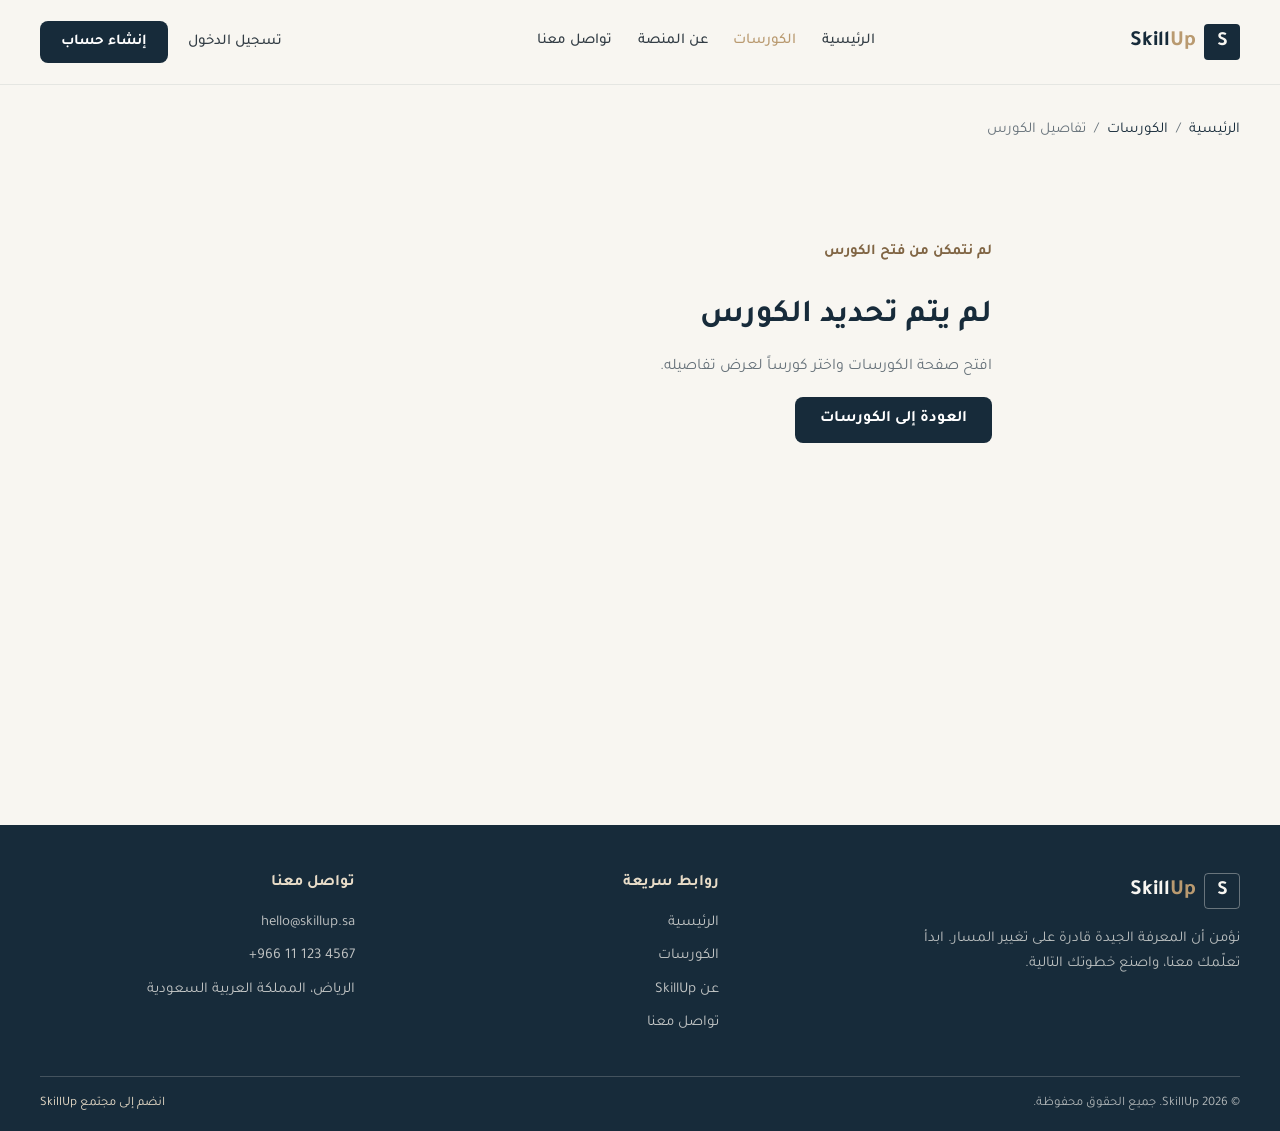
<file: course-details.html>
<!DOCTYPE html>
<html lang="ar" dir="rtl">

<head>
    <meta charset="UTF-8">
    <meta name="viewport" content="width=device-width, initial-scale=1.0">
    <meta name="description" content="تفاصيل الكورس ومخرجات التعلّم والمنهج على SkillUp.">
    <meta name="theme-color" content="#F8F6F1">
    <title>تفاصيل الدورة | SkillUp</title>
    <link rel="preconnect" href="https://fonts.googleapis.com">
    <link rel="preconnect" href="https://fonts.gstatic.com" crossorigin>
    <link rel="stylesheet" href="css/style.css">
    <link rel="stylesheet" href="css/components.css">
    <link rel="stylesheet" href="css/responsive.css">
    <link rel="stylesheet" href="css/course-details.css">
    <script src="js/data.js" defer></script>
    <script src="js/course-details.js" defer></script>
    <script src="js/main.js" defer></script>
</head>

<body>
    <header class="site-header">
        <div class="container header__inner">
            <a class="brand" href="index.html#home" aria-label="SkillUp، الصفحة الرئيسية">
                <span class="brand__mark" aria-hidden="true">S</span>
                <span class="brand__name">Skill<span>Up</span></span>
            </a>

            <button class="menu-toggle" type="button" aria-label="فتح القائمة" aria-expanded="false"
                aria-controls="primary-navigation" data-menu-toggle>
                <span></span><span></span><span></span>
            </button>

            <nav class="site-nav" id="primary-navigation" aria-label="التنقل الرئيسي" data-site-nav>
                <ul class="site-nav__list">
                    <li><a class="site-nav__link" href="index.html#home">الرئيسية</a></li>
                    <li><a class="site-nav__link" href="courses.html" aria-current="page">الكورسات</a></li>
                    <li><a class="site-nav__link" href="index.html#why-skillup">عن المنصة</a></li>
                    <li><a class="site-nav__link" href="index.html#contact">تواصل معنا</a></li>
                </ul>
                <div class="site-nav__mobile-actions">
                    <a class="button button--outline" href="login.html">تسجيل الدخول</a>
                    <a class="button button--primary" href="register.html">إنشاء حساب</a>
                </div>
            </nav>

            <div class="header__actions">
                <a class="header__login" href="login.html">تسجيل الدخول</a>
                <a class="button button--primary header__signup" href="register.html">إنشاء حساب</a>
            </div>
        </div>
    </header>

    <main class="course-detail-page">
        <div class="container">
            <nav class="course-detail__breadcrumb" aria-label="مسار التنقل">
                <a href="index.html#home">الرئيسية</a>
                <span aria-hidden="true">/</span>
                <a href="courses.html">الكورسات</a>
                <span aria-hidden="true">/</span>
                <span data-course-breadcrumb>تفاصيل الكورس</span>
            </nav>

            <section class="course-detail__error" data-course-error role="alert" hidden>
                <p class="eyebrow">لم نتمكن من فتح الكورس</p>
                <h1 data-course-error-title>تعذر العثور على الكورس</h1>
                <p data-course-error-message></p>
                <a class="button button--primary" href="courses.html">العودة إلى الكورسات</a>
            </section>

            <article class="course-detail" data-course-view hidden>
                <header class="course-detail__hero">
                    <div class="course-detail__intro">
                        <span class="badge badge--gold" data-course-category></span>
                        <h1 class="course-detail__title" data-course-title></h1>
                        <p class="course-detail__description" data-course-description></p>

                        <dl class="course-detail__facts">
                            <div class="course-detail__fact">
                                <dt>المستوى</dt>
                                <dd data-course-level></dd>
                            </div>
                            <div class="course-detail__fact">
                                <dt>المدة</dt>
                                <dd data-course-duration></dd>
                            </div>
                            <div class="course-detail__fact" data-course-lesson-fact>
                                <dt>عدد الدروس</dt>
                                <dd data-course-lesson-count></dd>
                            </div>
                            <div class="course-detail__fact" data-course-rating-fact>
                                <dt>التقييم</dt>
                                <dd data-course-rating></dd>
                            </div>
                            <div class="course-detail__fact" data-course-instructor-fact>
                                <dt>المدرب</dt>
                                <dd data-course-instructor></dd>
                            </div>
                        </dl>

                        <div class="course-detail__enroll">
                            <p class="course-detail__price" data-course-price></p>
                            <div class="course-detail__actions">
                                <button class="button button--primary" type="button" data-course-enroll>
                                    الالتحاق بالكورس
                                </button>
                                <a class="button button--outline" href="courses.html">العودة إلى الكورسات</a>
                            </div>
                            <p class="course-detail__enroll-message" data-course-enroll-message role="status"
                                aria-live="polite" hidden></p>
                        </div>
                    </div>

                    <figure class="course-detail__media">
                        <img data-course-image alt="" decoding="async">
                        <figcaption data-course-image-caption></figcaption>
                    </figure>
                </header>

                <div class="course-detail__sections">
                    <section class="course-detail__section" aria-labelledby="course-outcomes-title"
                        data-course-outcomes-section>
                        <p class="eyebrow">ما الذي ستكتسبه؟</p>
                        <h2 id="course-outcomes-title">مخرجات التعلّم</h2>
                        <ul class="course-detail__outcomes" data-course-outcomes></ul>
                    </section>

                    <section class="course-detail__section course-detail__curriculum"
                        aria-labelledby="course-curriculum-title" data-course-curriculum-section>
                        <p class="eyebrow">خطتك التعليمية</p>
                        <h2 id="course-curriculum-title">منهج الكورس</h2>
                        <div class="course-detail__modules" data-course-curriculum></div>
                    </section>
                </div>
            </article>
        </div>
    </main>

    <footer class="site-footer" id="contact">
        <div class="container">
            <div class="footer__main">
                <div class="footer__brand-block">
                    <a class="brand brand--footer" href="index.html#home" aria-label="SkillUp، الصفحة الرئيسية">
                        <span class="brand__mark" aria-hidden="true">S</span>
                        <span class="brand__name">Skill<span>Up</span></span>
                    </a>
                    <p>نؤمن أن المعرفة الجيدة قادرة على تغيير المسار. ابدأ تعلّمك معنا، واصنع خطوتك التالية.</p>
                </div>
                <div class="footer__column">
                    <h2>روابط سريعة</h2>
                    <ul>
                        <li><a href="index.html#home">الرئيسية</a></li>
                        <li><a href="courses.html">الكورسات</a></li>
                        <li><a href="index.html#why-skillup">عن SkillUp</a></li>
                        <li><a href="index.html#contact">تواصل معنا</a></li>
                    </ul>
                </div>
                <div class="footer__column footer__contact">
                    <h2>تواصل معنا</h2>
                    <ul>
                        <li><a href="mailto:hello@skillup.sa">hello@skillup.sa</a></li>
                        <li><a href="tel:+966111234567" dir="ltr">+966 11 123 4567</a></li>
                        <li><span>الرياض، المملكة العربية السعودية</span></li>
                    </ul>
                </div>
            </div>
            <div class="footer__bottom">
                <p>© 2026 SkillUp. جميع الحقوق محفوظة.</p>
                <a href="register.html">انضم إلى مجتمع SkillUp</a>
            </div>
        </div>
    </footer>
</body>

</html>
</file>
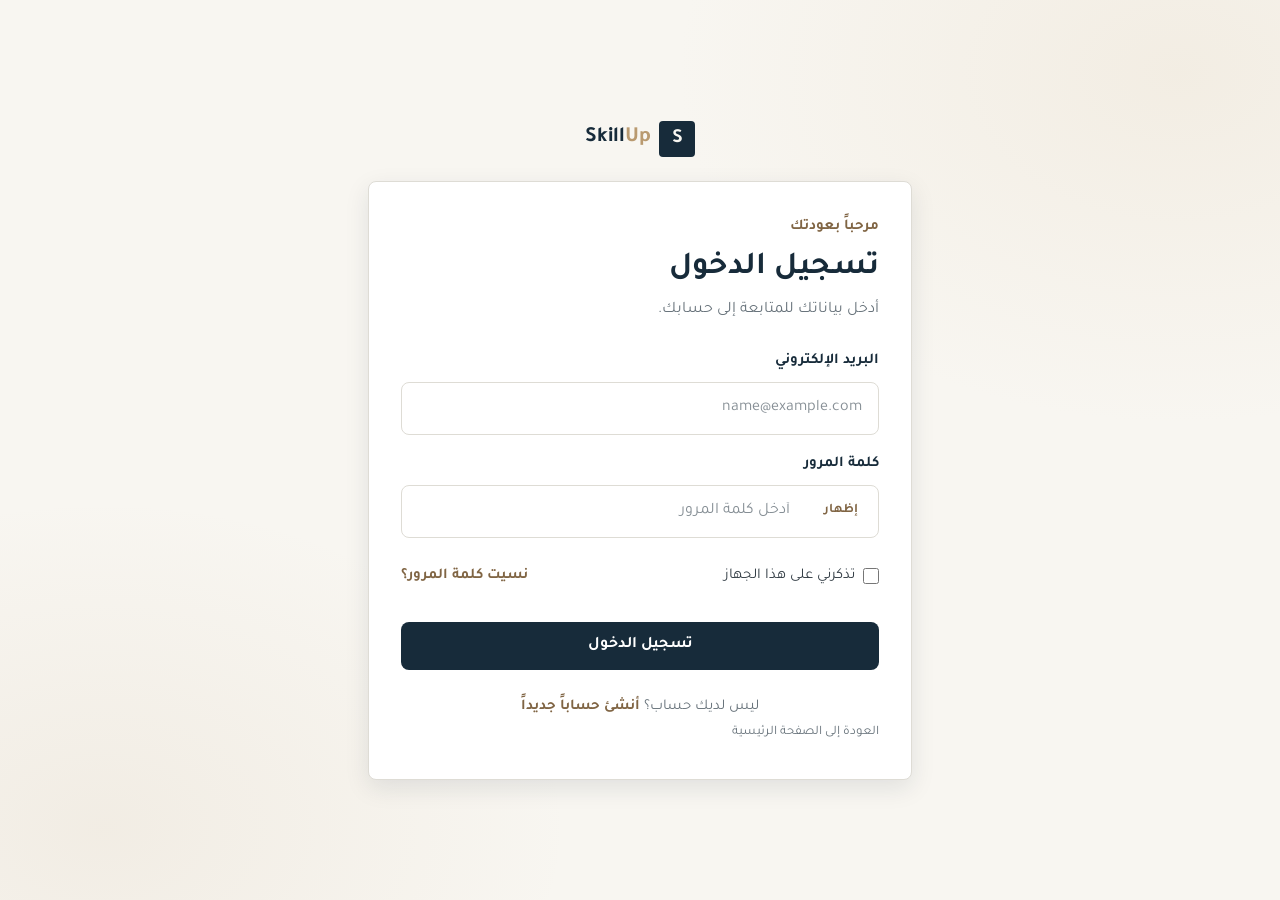
<file: login.html>
<!DOCTYPE html>
<html lang="ar" dir="rtl">

<head>
    <meta charset="UTF-8">
    <meta name="viewport" content="width=device-width, initial-scale=1.0">
    <meta name="theme-color" content="#F8F6F1">
    <title>تسجيل الدخول | SkillUp</title>
    <link rel="preconnect" href="https://fonts.googleapis.com">
    <link rel="preconnect" href="https://fonts.gstatic.com" crossorigin>
    <link rel="stylesheet" href="css/style.css">
    <link rel="stylesheet" href="css/components.css">
    <link rel="stylesheet" href="css/responsive.css">
    <link rel="stylesheet" href="css/login.css">
    <script src="js/login.js" defer></script>
</head>

<body class="auth-page">
    <main class="auth-shell">
        <a class="brand auth-brand" href="index.html#home" aria-label="العودة إلى SkillUp الرئيسية">
            <span class="brand__mark" aria-hidden="true">S</span>
            <span class="brand__name">Skill<span>Up</span></span>
        </a>

        <section class="auth-card" aria-labelledby="login-title">
            <div class="auth-card__heading">
                <p class="eyebrow">مرحباً بعودتك</p>
                <h1 class="auth-card__title" id="login-title">تسجيل الدخول</h1>
                <p class="auth-card__description">أدخل بياناتك للمتابعة إلى حسابك.</p>
            </div>

            <form class="auth-form" data-login-form novalidate>
                <div class="form-field auth-field">
                    <label class="input-label" for="login-email">البريد الإلكتروني</label>
                    <input class="input" id="login-email" name="email" type="email" inputmode="email"
                        autocomplete="email" placeholder="name@example.com" required
                        aria-describedby="login-email-error">
                    <span class="auth-field__error" id="login-email-error" data-error-for="email" hidden></span>
                </div>

                <div class="form-field auth-field">
                    <label class="input-label" for="login-password">كلمة المرور</label>
                    <div class="auth-password">
                        <input class="input" id="login-password" name="password" type="password"
                            autocomplete="current-password" placeholder="أدخل كلمة المرور" required
                            aria-describedby="login-password-error">
                        <button class="auth-password__toggle" type="button" data-password-toggle="login-password"
                            aria-label="إظهار كلمة المرور" aria-pressed="false">إظهار</button>
                    </div>
                    <span class="auth-field__error" id="login-password-error" data-error-for="password" hidden></span>
                </div>

                <div class="auth-options">
                    <label class="auth-checkbox" for="remember-me">
                        <input id="remember-me" name="remember" type="checkbox">
                        <span>تذكرني على هذا الجهاز</span>
                    </label>
                    <a class="auth-link" href="#forgot-password-message" data-forgot-password>نسيت كلمة المرور؟</a>
                </div>
                <p class="auth-message auth-message--muted" id="forgot-password-message" role="status" hidden>
                    استعادة كلمة المرور غير متاحة في هذه النسخة التجريبية.
                </p>

                <button class="button button--primary auth-submit" type="submit">تسجيل الدخول</button>
                <p class="auth-message" data-form-message role="status" aria-live="polite" hidden></p>
            </form>

            <p class="auth-switch">ليس لديك حساب؟ <a class="auth-link" href="register.html">أنشئ حساباً جديداً</a></p>
            <a class="auth-home-link" href="index.html#home">العودة إلى الصفحة الرئيسية</a>
        </section>
    </main>
</body>

</html>
</file>
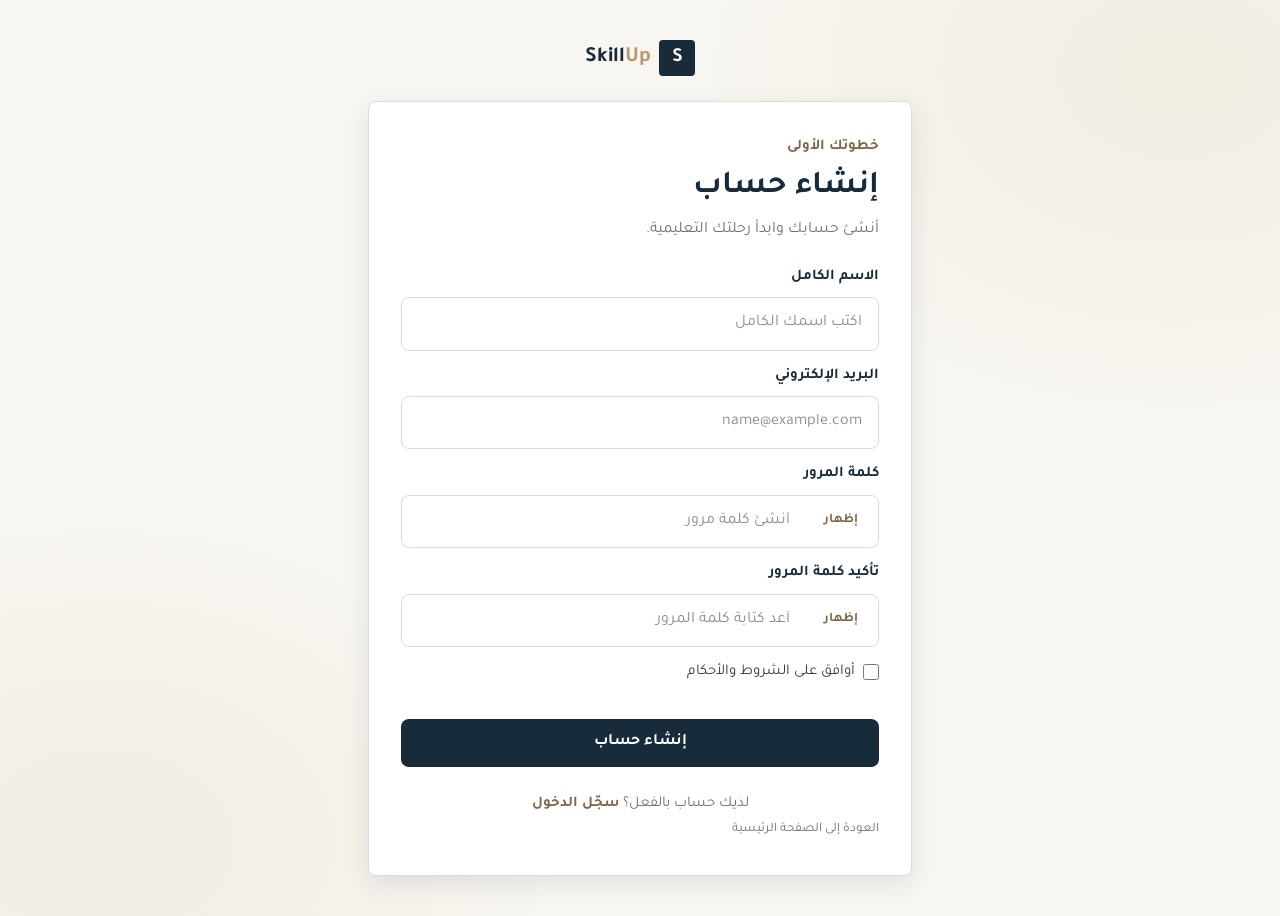
<file: register.html>
<!DOCTYPE html>
<html lang="ar" dir="rtl">

<head>
    <meta charset="UTF-8">
    <meta name="viewport" content="width=device-width, initial-scale=1.0">
    <meta name="theme-color" content="#F8F6F1">
    <title>إنشاء حساب | SkillUp</title>
    <link rel="preconnect" href="https://fonts.googleapis.com">
    <link rel="preconnect" href="https://fonts.gstatic.com" crossorigin>
    <link rel="stylesheet" href="css/style.css">
    <link rel="stylesheet" href="css/components.css">
    <link rel="stylesheet" href="css/responsive.css">
    <link rel="stylesheet" href="css/login.css">
    <link rel="stylesheet" href="css/register.css">
    <script src="js/register.js" defer></script>
</head>

<body class="auth-page">
    <main class="auth-shell">
        <a class="brand auth-brand" href="index.html#home" aria-label="العودة إلى SkillUp الرئيسية">
            <span class="brand__mark" aria-hidden="true">S</span>
            <span class="brand__name">Skill<span>Up</span></span>
        </a>

        <section class="auth-card auth-card--register" aria-labelledby="register-title">
            <div class="auth-card__heading">
                <p class="eyebrow">خطوتك الأولى</p>
                <h1 class="auth-card__title" id="register-title">إنشاء حساب</h1>
                <p class="auth-card__description">أنشئ حسابك وابدأ رحلتك التعليمية.</p>
            </div>

            <form class="auth-form" data-register-form novalidate>
                <div class="form-field auth-field">
                    <label class="input-label" for="register-name">الاسم الكامل</label>
                    <input class="input" id="register-name" name="name" type="text" autocomplete="name"
                        placeholder="اكتب اسمك الكامل" required aria-describedby="register-name-error">
                    <span class="auth-field__error" id="register-name-error" data-error-for="name" hidden></span>
                </div>

                <div class="form-field auth-field">
                    <label class="input-label" for="register-email">البريد الإلكتروني</label>
                    <input class="input" id="register-email" name="email" type="email" inputmode="email"
                        autocomplete="email" placeholder="name@example.com" required
                        aria-describedby="register-email-error">
                    <span class="auth-field__error" id="register-email-error" data-error-for="email" hidden></span>
                </div>

                <div class="form-field auth-field">
                    <label class="input-label" for="register-password">كلمة المرور</label>
                    <div class="auth-password">
                        <input class="input" id="register-password" name="password" type="password"
                            autocomplete="new-password" placeholder="أنشئ كلمة مرور" required
                            aria-describedby="register-password-error">
                        <button class="auth-password__toggle" type="button" data-password-toggle="register-password"
                            aria-label="إظهار كلمة المرور" aria-pressed="false">إظهار</button>
                    </div>
                    <span class="auth-field__error" id="register-password-error" data-error-for="password"
                        hidden></span>
                </div>

                <div class="form-field auth-field">
                    <label class="input-label" for="register-confirm-password">تأكيد كلمة المرور</label>
                    <div class="auth-password">
                        <input class="input" id="register-confirm-password" name="confirmPassword" type="password"
                            autocomplete="new-password" placeholder="أعد كتابة كلمة المرور" required
                            aria-describedby="register-confirm-password-error">
                        <button class="auth-password__toggle" type="button"
                            data-password-toggle="register-confirm-password" aria-label="إظهار كلمة المرور"
                            aria-pressed="false">
                            إظهار
                        </button>
                    </div>
                    <span class="auth-field__error" id="register-confirm-password-error"
                        data-error-for="confirmPassword" hidden></span>
                </div>

                <div class="auth-field">
                    <label class="auth-checkbox auth-checkbox--terms" for="accept-terms">
                        <input id="accept-terms" name="terms" type="checkbox" required
                            aria-describedby="register-terms-error">
                        <span>أوافق على الشروط والأحكام</span>
                    </label>
                    <span class="auth-field__error" id="register-terms-error" data-error-for="terms" hidden></span>
                </div>

                <button class="button button--primary auth-submit" type="submit">إنشاء حساب</button>
                <p class="auth-message" data-form-message role="status" aria-live="polite" hidden></p>
            </form>

            <p class="auth-switch">لديك حساب بالفعل؟ <a class="auth-link" href="login.html">سجّل الدخول</a></p>
            <a class="auth-home-link" href="index.html#home">العودة إلى الصفحة الرئيسية</a>
        </section>
    </main>
</body>

</html>
</file>
<file: css/style.css>
@import url("https://fonts.googleapis.com/css2?family=Tajawal:wght@400;500;600;700&display=swap");

:root {
    color-scheme: light;

    --color-primary: #172B3A;
    --color-secondary: #E8DCC8;
    --color-background: #F8F6F1;
    --color-gold: #B99A70;
    --color-text: #333D45;
    --color-surface: #FFFFFF;
    --color-muted: #68737B;
    --color-border: #DEDCD5;
    --color-focus: #8A6D48;
    --color-danger: #A13D36;

    --font-family-base: "Tajawal", "Noto Sans Arabic", Tahoma, Arial, sans-serif;
    --font-size-xs: 0.8125rem;
    --font-size-sm: 0.9375rem;
    --font-size-md: 1rem;
    --font-size-lg: 1.25rem;
    --font-size-xl: 1.5rem;
    --font-size-2xl: 2rem;
    --font-size-3xl: 2.5rem;
    --font-weight-regular: 400;
    --font-weight-medium: 500;
    --font-weight-semibold: 600;
    --font-weight-bold: 700;
    --line-height-body: 1.7;
    --line-height-heading: 1.3;

    --space-1: 0.25rem;
    --space-2: 0.5rem;
    --space-3: 0.75rem;
    --space-4: 1rem;
    --space-5: 1.25rem;
    --space-6: 1.5rem;
    --space-8: 2rem;
    --space-10: 2.5rem;
    --space-12: 3rem;
    --space-16: 4rem;

    --container-max: 75rem;
    --container-gutter: 2rem;
    --radius-sm: 0.25rem;
    --radius-md: 0.5rem;
    --radius-lg: 0.75rem;
    --radius-pill: 999px;
    --shadow-sm: 0 2px 8px rgb(23 43 58 / 6%);
    --shadow-md: 0 8px 24px rgb(23 43 58 / 10%);
    --transition-fast: 160ms ease;
    --transition-base: 240ms ease;
}

*,
*::before,
*::after {
    box-sizing: border-box;
}

html {
    overflow-x: clip;
    direction: rtl;
    scroll-behavior: smooth;
    text-size-adjust: 100%;
}

body {
    min-height: 100vh;
    margin: 0;
    background-color: var(--color-background);
    color: var(--color-text);
    font-family: var(--font-family-base);
    font-size: var(--font-size-md);
    font-weight: var(--font-weight-regular);
    line-height: var(--line-height-body);
    text-align: start;
    overflow-wrap: break-word;
}

h1,
h2,
h3,
h4,
h5,
h6,
p {
    margin: 0;
}

h1,
h2,
h3,
h4,
h5,
h6 {
    color: var(--color-primary);
    font-weight: var(--font-weight-bold);
    line-height: var(--line-height-heading);
}

h1 {
    font-size: var(--font-size-3xl);
}

h2 {
    font-size: var(--font-size-2xl);
}

h3 {
    font-size: var(--font-size-xl);
}

img,
svg,
video,
canvas {
    display: block;
    max-inline-size: 100%;
}

img,
video {
    block-size: auto;
}

button,
input,
textarea,
select {
    color: inherit;
    font: inherit;
}

button {
    cursor: pointer;
}

button:disabled {
    cursor: not-allowed;
}

a {
    color: inherit;
}

::selection {
    background-color: var(--color-secondary);
    color: var(--color-primary);
}

:focus-visible {
    outline: 3px solid var(--color-focus);
    outline-offset: 3px;
}

@media (prefers-reduced-motion: reduce) {

    *,
    *::before,
    *::after {
        scroll-behavior: auto !important;
        animation-duration: 0.01ms !important;
        animation-iteration-count: 1 !important;
        transition-duration: 0.01ms !important;
    }
}
</file>
<file: css/components.css>
.container {
    width: min(calc(100% - var(--container-gutter) * 2), var(--container-max));
    margin-inline: auto;
}

.section-heading {
    display: grid;
    gap: var(--space-3);
    margin-block-end: var(--space-8);
}

.section-title {
    color: var(--color-primary);
    font-size: var(--font-size-2xl);
    font-weight: var(--font-weight-bold);
    line-height: var(--line-height-heading);
}

.section-description {
    max-inline-size: 42rem;
    color: var(--color-muted);
    font-size: var(--font-size-md);
}

.button {
    display: inline-flex;
    min-block-size: 2.875rem;
    align-items: center;
    justify-content: center;
    gap: var(--space-2);
    padding: var(--space-3) var(--space-6);
    border: 1px solid transparent;
    border-radius: var(--radius-md);
    font-size: var(--font-size-md);
    font-weight: var(--font-weight-semibold);
    line-height: 1.2;
    text-align: center;
    text-decoration: none;
    transition: background-color var(--transition-fast), border-color var(--transition-fast), color var(--transition-fast), box-shadow var(--transition-fast), transform var(--transition-fast);
}

.button:hover:not(:disabled) {
    transform: translateY(-1px);
}

.button:disabled {
    opacity: 0.55;
}

.button--primary {
    background-color: var(--color-primary);
    color: var(--color-surface);
}

.button--primary:hover:not(:disabled) {
    background-color: #203B4F;
}

.button--secondary {
    border-color: var(--color-secondary);
    background-color: var(--color-secondary);
    color: var(--color-primary);
}

.button--secondary:hover:not(:disabled) {
    border-color: var(--color-gold);
    background-color: #E1D1B7;
}

.button--outline {
    border-color: var(--color-primary);
    background-color: transparent;
    color: var(--color-primary);
}

.button--outline:hover:not(:disabled) {
    background-color: var(--color-primary);
    color: var(--color-surface);
}

.card {
    min-inline-size: 0;
    padding: var(--space-6);
    border: 1px solid var(--color-border);
    border-radius: var(--radius-md);
    background-color: var(--color-surface);
    box-shadow: var(--shadow-sm);
}

.card--interactive {
    transition: border-color var(--transition-base), box-shadow var(--transition-base), transform var(--transition-base);
}

.card--interactive:hover {
    transform: translateY(-2px);
    border-color: var(--color-gold);
    box-shadow: var(--shadow-md);
}

.card__header,
.card__body,
.card__footer {
    min-inline-size: 0;
}

.card__header+.card__body,
.card__body+.card__footer {
    margin-block-start: var(--space-4);
}

.form-field {
    display: grid;
    gap: var(--space-2);
    min-inline-size: 0;
}

.input-label {
    color: var(--color-primary);
    font-size: var(--font-size-sm);
    font-weight: var(--font-weight-semibold);
}

.input {
    width: 100%;
    min-inline-size: 0;
    min-block-size: 2.875rem;
    padding: var(--space-3) var(--space-4);
    border: 1px solid var(--color-border);
    border-radius: var(--radius-md);
    background-color: var(--color-surface);
    transition: border-color var(--transition-fast), box-shadow var(--transition-fast);
}

.input::placeholder {
    color: var(--color-muted);
    opacity: 0.8;
}

.input:focus-visible {
    border-color: var(--color-focus);
    outline: none;
    box-shadow: 0 0 0 3px rgb(185 154 112 / 22%);
}

.input[aria-invalid="true"] {
    border-color: var(--color-danger);
}

.input-hint {
    color: var(--color-muted);
    font-size: var(--font-size-xs);
}

.badge {
    display: inline-flex;
    min-block-size: 1.75rem;
    align-items: center;
    justify-content: center;
    padding: var(--space-1) var(--space-3);
    border: 1px solid transparent;
    border-radius: var(--radius-pill);
    background-color: var(--color-secondary);
    color: var(--color-primary);
    font-size: var(--font-size-xs);
    font-weight: var(--font-weight-semibold);
    line-height: 1.2;
}

.badge--gold {
    border-color: var(--color-gold);
    background-color: transparent;
    color: var(--color-primary);
}

.badge--dark {
    background-color: var(--color-primary);
    color: var(--color-surface);
}

.icon-sprite {
    position: absolute;
    inline-size: 0;
    block-size: 0;
    overflow: hidden;
}

.icon {
    inline-size: 1.25rem;
    block-size: 1.25rem;
    flex: 0 0 auto;
    fill: none;
    stroke: currentColor;
    stroke-linecap: round;
    stroke-linejoin: round;
    stroke-width: 1.7;
}

.icon--star,
.testimonial__rating .icon {
    fill: var(--color-gold);
    stroke: var(--color-gold);
}

.site-header {
    position: sticky;
    z-index: 20;
    inset-block-start: 0;
    border-block-end: 1px solid rgb(23 43 58 / 8%);
    background-color: rgb(248 246 241 / 96%);
    backdrop-filter: blur(12px);
}

.header__inner {
    display: flex;
    min-block-size: 5.25rem;
    align-items: center;
    justify-content: space-between;
    gap: var(--space-6);
}

.brand {
    display: inline-flex;
    flex: 0 0 auto;
    align-items: center;
    gap: var(--space-2);
    color: var(--color-primary);
    text-decoration: none;
}

.brand__mark {
    display: grid;
    inline-size: 2.25rem;
    aspect-ratio: 1;
    place-items: center;
    border-radius: var(--radius-sm);
    background-color: var(--color-primary);
    color: var(--color-background);
    font-size: 1.25rem;
    font-weight: var(--font-weight-bold);
}

.brand__name {
    font-size: 1.35rem;
    font-weight: var(--font-weight-bold);
    letter-spacing: 0;
    direction: ltr;
}

.brand__name span {
    color: var(--color-gold);
}

.site-nav,
.site-nav__list,
.header__actions,
.site-nav__mobile-actions {
    display: flex;
    align-items: center;
}

.site-nav {
    margin-inline: auto;
}

.site-nav__list {
    gap: clamp(var(--space-4), 2vw, var(--space-8));
    margin: 0;
    padding: 0;
    list-style: none;
}

.site-nav__link,
.header__login {
    color: var(--color-text);
    font-size: var(--font-size-sm);
    font-weight: var(--font-weight-medium);
    text-decoration: none;
    transition: color var(--transition-fast);
}

.site-nav__link:hover,
.site-nav__link[aria-current="page"],
.header__login:hover {
    color: var(--color-gold);
}

.header__actions {
    gap: var(--space-5);
}

.header__signup {
    min-block-size: 2.625rem;
    padding: var(--space-2) var(--space-5);
    font-size: var(--font-size-sm);
}

.site-nav__mobile-actions,
.menu-toggle {
    display: none;
}

.hero {
    position: relative;
    overflow: hidden;
    padding-block: var(--space-16);
    background:
        radial-gradient(ellipse at 8% 12%, rgb(232 220 200 / 42%), transparent 34%),
        var(--color-background);
}

.hero__layout {
    display: grid;
    grid-template-columns: minmax(0, 0.94fr) minmax(0, 1.06fr);
    align-items: center;
    gap: clamp(var(--space-8), 6vw, var(--space-16));
}

.hero__content {
    position: relative;
    z-index: 1;
    max-inline-size: 34rem;
}

.eyebrow {
    display: flex;
    align-items: center;
    gap: var(--space-2);
    margin-block-end: var(--space-4);
    color: #806544;
    font-size: var(--font-size-sm);
    font-weight: var(--font-weight-semibold);
}

.eyebrow__dot {
    inline-size: 0.5rem;
    aspect-ratio: 1;
    border-radius: 50%;
    background-color: var(--color-gold);
}

.hero__title {
    max-inline-size: 11ch;
    font-size: 3.5rem;
    line-height: 1.2;
}

.hero__title span {
    color: #8A6D48;
}

.hero__description {
    max-inline-size: 32rem;
    margin-block-start: var(--space-5);
    color: var(--color-muted);
    font-size: var(--font-size-lg);
}

.hero__actions {
    display: flex;
    flex-wrap: wrap;
    align-items: center;
    gap: var(--space-6);
    margin-block-start: var(--space-8);
}

.hero__text-link,
.section-link {
    display: inline-flex;
    align-items: center;
    gap: var(--space-2);
    color: var(--color-primary);
    font-weight: var(--font-weight-semibold);
    text-decoration: none;
    transition: color var(--transition-fast), gap var(--transition-fast);
}

.hero__text-link:hover,
.section-link:hover {
    gap: var(--space-3);
    color: #806544;
}

.hero__social-proof {
    display: flex;
    align-items: center;
    gap: var(--space-4);
    margin-block-start: var(--space-10);
}

.avatar-stack {
    display: flex;
    direction: ltr;
    padding-inline-start: 0.4rem;
}

.avatar-stack img {
    inline-size: 2.5rem;
    aspect-ratio: 1;
    margin-inline-start: -0.5rem;
    border: 2px solid var(--color-background);
    border-radius: 50%;
    object-fit: cover;
}

.hero__social-proof p {
    display: grid;
    line-height: 1.35;
}

.hero__social-proof strong {
    color: var(--color-primary);
    font-size: var(--font-size-sm);
}

.hero__social-proof p span {
    color: var(--color-muted);
    font-size: var(--font-size-xs);
}

.hero__visual {
    position: relative;
    min-inline-size: 0;
    padding-block: var(--space-4) var(--space-6);
    padding-inline-start: var(--space-6);
}

.hero__image {
    inline-size: 100%;
    block-size: 31rem;
    border-radius: var(--radius-lg);
    object-fit: cover;
    object-position: center;
}

.hero__note {
    position: absolute;
    inset-block-end: var(--space-10);
    inset-inline-start: 0;
    display: flex;
    align-items: center;
    gap: var(--space-3);
    padding: var(--space-4) var(--space-5);
    border: 1px solid rgb(23 43 58 / 8%);
    border-radius: var(--radius-md);
    background-color: var(--color-surface);
    box-shadow: var(--shadow-md);
}

.hero__note-icon {
    display: grid;
    inline-size: 2.5rem;
    aspect-ratio: 1;
    place-items: center;
    border-radius: 50%;
    background-color: var(--color-secondary);
    color: var(--color-primary);
}

.hero__note span:last-child {
    display: grid;
}

.hero__note strong {
    color: var(--color-primary);
    font-size: var(--font-size-sm);
}

.hero__note small {
    color: var(--color-muted);
    font-size: var(--font-size-xs);
}

.hero__image-caption {
    position: absolute;
    inset-block-start: 0;
    inset-inline-start: var(--space-8);
    color: var(--color-muted);
    font-size: var(--font-size-xs);
}

.stats {
    padding-block: var(--space-8);
    background-color: var(--color-primary);
    color: var(--color-background);
}

.stats__grid {
    display: grid;
    grid-template-columns: repeat(4, minmax(0, 1fr));
}

.stat {
    display: grid;
    justify-items: center;
    gap: var(--space-1);
    padding-inline: var(--space-4);
    text-align: center;
}

.stat+.stat {
    border-inline-start: 1px solid rgb(248 246 241 / 18%);
}

.stat__value {
    color: var(--color-secondary);
    font-size: var(--font-size-2xl);
    font-weight: var(--font-weight-bold);
    line-height: 1.2;
    direction: ltr;
}

.stat__value span {
    color: var(--color-gold);
}

.stat__label {
    color: rgb(248 246 241 / 76%);
    font-size: var(--font-size-sm);
}

.section {
    padding-block: var(--space-16);
}

.section-heading--row {
    display: flex;
    align-items: end;
    justify-content: space-between;
    gap: var(--space-6);
}

.section-heading--row .section-heading,
.section-heading--row .section-description {
    margin-block-end: 0;
}

.section-heading--row .eyebrow {
    margin-block-end: var(--space-2);
}

.section-heading--row .section-description {
    margin-block-start: var(--space-2);
}

.section-link {
    flex: 0 0 auto;
    margin-block-end: var(--space-1);
    font-size: var(--font-size-sm);
}

.section-link .icon,
.course-card__link .icon,
.footer__bottom .icon {
    inline-size: 1rem;
    block-size: 1rem;
}

.categories {
    background-color: var(--color-background);
}

.categories__grid {
    display: grid;
    grid-template-columns: repeat(3, minmax(0, 1fr));
    gap: var(--space-4);
}

.category-card {
    min-inline-size: 0;
    padding: var(--space-5);
    border: 1px solid var(--color-border);
    border-radius: var(--radius-md);
    background-color: var(--color-surface);
    transition: border-color var(--transition-base), transform var(--transition-base), box-shadow var(--transition-base);
}

.category-card:hover {
    transform: translateY(-3px);
    border-color: var(--color-gold);
    box-shadow: var(--shadow-sm);
}

.category-card__icon {
    display: grid;
    inline-size: 2.75rem;
    aspect-ratio: 1;
    margin-block-end: var(--space-4);
    place-items: center;
    border-radius: var(--radius-md);
    background-color: var(--color-secondary);
    color: var(--color-primary);
}

.category-card__icon--gold,
.category-card__icon--sand {
    background-color: color-mix(in srgb, var(--color-gold) 22%, white);
    color: #806544;
}

.category-card__icon--green,
.category-card__icon--blue {
    background-color: color-mix(in srgb, var(--color-primary) 10%, white);
    color: var(--color-primary);
}

.category-card__icon--rose {
    background-color: color-mix(in srgb, var(--color-secondary) 55%, white);
    color: #806544;
}

.category-card__icon--dark {
    background-color: var(--color-primary);
    color: var(--color-background);
}

.category-card h3 {
    margin-block-end: var(--space-2);
    font-size: var(--font-size-lg);
}

.category-card p {
    color: var(--color-muted);
    font-size: var(--font-size-sm);
}

.courses {
    background-color: var(--color-surface);
}

.courses__grid {
    display: grid;
    grid-template-columns: repeat(4, minmax(0, 1fr));
    gap: var(--space-5);
}

.course-card {
    display: flex;
    flex-direction: column;
    overflow: hidden;
    padding: 0;
}

.course-card__image-link {
    position: relative;
    display: block;
    overflow: hidden;
    aspect-ratio: 1.55;
    background-color: var(--color-secondary);
}

.course-card__image {
    inline-size: 100%;
    block-size: 100%;
    object-fit: cover;
    transition: transform 400ms ease;
}

.course-card:hover .course-card__image {
    transform: scale(1.035);
}

.course-card__badge {
    position: absolute;
    inset-block-start: var(--space-3);
    inset-inline-start: var(--space-3);
    min-block-size: auto;
    padding: var(--space-1) var(--space-2);
    font-size: 0.72rem;
}

.course-card__body {
    display: flex;
    flex: 1;
    flex-direction: column;
    padding: var(--space-4);
}

.course-card__meta,
.course-card__footer {
    display: flex;
    align-items: center;
    justify-content: space-between;
    gap: var(--space-2);
}

.course-card__meta {
    color: var(--color-muted);
    font-size: var(--font-size-xs);
}

.course-card__rating {
    display: inline-flex;
    align-items: center;
    gap: var(--space-1);
    color: var(--color-text);
    direction: ltr;
}

.course-card__rating .icon {
    inline-size: 0.9rem;
    block-size: 0.9rem;
}

.course-card__title {
    margin-block-start: var(--space-2);
    font-size: var(--font-size-lg);
}

.course-card__title a {
    color: inherit;
    text-decoration: none;
}

.course-card__title a:hover {
    color: #806544;
}

.course-card__instructor {
    margin-block-start: var(--space-1);
    color: var(--color-muted);
    font-size: var(--font-size-sm);
}

.courses-page {
    min-block-size: calc(100vh - 10rem);
}

.courses-page__heading {
    display: flex;
    align-items: end;
    justify-content: space-between;
    gap: var(--space-6);
    margin-block-end: var(--space-8);
}

.courses-page__heading .eyebrow {
    margin-block-end: var(--space-2);
}

.courses-page__heading .section-description {
    margin-block-start: var(--space-2);
}

.courses-page__count {
    flex: 0 0 auto;
    padding: var(--space-2) var(--space-4);
    border: 1px solid var(--color-border);
    border-radius: var(--radius-pill);
    background-color: var(--color-surface);
    color: var(--color-muted);
    font-size: var(--font-size-sm);
}

.courses-controls {
    display: grid;
    grid-template-columns: minmax(13rem, 2fr) repeat(3, minmax(8rem, 1fr)) auto;
    align-items: end;
    gap: var(--space-4);
    margin-block-end: var(--space-8);
    padding: var(--space-5);
    border: 1px solid var(--color-border);
    border-radius: var(--radius-md);
    background-color: var(--color-surface);
    box-shadow: var(--shadow-sm);
}

.courses-controls .form-field {
    min-inline-size: 0;
}

.courses-controls__reset {
    min-block-size: 2.875rem;
    white-space: nowrap;
}

.courses-empty {
    display: grid;
    min-block-size: 12rem;
    place-items: center;
    margin-block-end: var(--space-8);
    padding: var(--space-6);
    border: 1px dashed var(--color-border);
    border-radius: var(--radius-md);
    background-color: var(--color-surface);
    color: var(--color-muted);
    text-align: center;
}

.courses-empty[hidden],
.courses__grid[hidden] {
    display: none;
}

.course-card__facts {
    display: flex;
    flex-wrap: wrap;
    gap: var(--space-2) var(--space-4);
    margin: var(--space-4) 0 0;
    padding: 0;
    color: var(--color-muted);
    font-size: var(--font-size-xs);
    list-style: none;
}

.course-card__fact {
    min-inline-size: 0;
}

.course-card__footer {
    margin-block-start: auto;
    padding-block-start: var(--space-3);
    border-block-start: 1px solid var(--color-border);
}

.course-card__detail {
    min-block-size: 2.5rem;
    padding: var(--space-2) var(--space-3);
    font-size: var(--font-size-xs);
    text-decoration: none;
}

.course-card__price {
    color: var(--color-primary);
    font-size: var(--font-size-lg);
    font-weight: var(--font-weight-bold);
}

.course-card__price small {
    font-size: var(--font-size-xs);
    font-weight: var(--font-weight-medium);
}

.course-card__link {
    display: inline-flex;
    align-items: center;
    gap: var(--space-1);
    color: var(--color-primary);
    font-size: var(--font-size-sm);
    font-weight: var(--font-weight-semibold);
    text-decoration: none;
}

.course-card__link:hover {
    color: #806544;
}

.why {
    background-color: var(--color-primary);
    color: var(--color-background);
}

.why__layout {
    display: grid;
    grid-template-columns: minmax(0, 0.9fr) minmax(0, 1.1fr);
    align-items: center;
    gap: clamp(var(--space-8), 8vw, var(--space-16));
}

.why .section-title {
    max-inline-size: 15ch;
    color: var(--color-background);
}

.why .section-description {
    margin-block: var(--space-4) var(--space-6);
    color: rgb(248 246 241 / 76%);
}

.why .eyebrow {
    color: var(--color-secondary);
}

.why .button--secondary:hover:not(:disabled) {
    border-color: var(--color-gold);
    background-color: var(--color-gold);
}

.why__features {
    border-block-start: 1px solid rgb(248 246 241 / 22%);
}

.feature {
    display: grid;
    grid-template-columns: 3.5rem minmax(0, 1fr);
    gap: var(--space-4);
    padding-block: var(--space-5);
    border-block-end: 1px solid rgb(248 246 241 / 22%);
}

.feature__number {
    color: var(--color-gold);
    font-size: var(--font-size-sm);
    font-weight: var(--font-weight-semibold);
    direction: ltr;
}

.feature h3 {
    color: var(--color-background);
    font-size: var(--font-size-lg);
}

.feature p {
    margin-block-start: var(--space-1);
    color: rgb(248 246 241 / 70%);
    font-size: var(--font-size-sm);
}

.testimonials {
    background-color: var(--color-background);
}

.testimonials__grid {
    display: grid;
    grid-template-columns: repeat(3, minmax(0, 1fr));
    gap: var(--space-5);
}

.testimonial {
    display: flex;
    min-inline-size: 0;
    flex-direction: column;
    align-items: flex-start;
    padding: var(--space-6);
    border-block-start: 2px solid var(--color-gold);
    background-color: var(--color-surface);
}

.testimonial__rating {
    display: flex;
    gap: 2px;
}

.testimonial__rating .icon {
    inline-size: 1rem;
    block-size: 1rem;
}

.testimonial blockquote {
    flex: 1;
    margin-block: var(--space-4) var(--space-6);
    color: var(--color-text);
    font-size: var(--font-size-md);
}

.testimonial__person {
    display: flex;
    align-items: center;
    gap: var(--space-3);
}

.testimonial__person img {
    inline-size: 2.75rem;
    aspect-ratio: 1;
    border-radius: 50%;
    object-fit: cover;
}

.testimonial__person span {
    display: grid;
    line-height: 1.4;
}

.testimonial__person strong {
    color: var(--color-primary);
    font-size: var(--font-size-sm);
}

.testimonial__person small {
    color: var(--color-muted);
    font-size: var(--font-size-xs);
}

.site-footer {
    padding-block: var(--space-12) var(--space-4);
    background-color: var(--color-primary);
    color: var(--color-background);
}

.footer__main {
    display: grid;
    grid-template-columns: minmax(0, 1.5fr) repeat(2, minmax(0, 1fr));
    gap: var(--space-12);
    padding-block-end: var(--space-10);
}

.brand--footer {
    color: var(--color-background);
}

.brand--footer .brand__mark {
    border: 1px solid rgb(248 246 241 / 36%);
    background-color: transparent;
}

.footer__brand-block>p {
    max-inline-size: 21rem;
    margin-block-start: var(--space-4);
    color: rgb(248 246 241 / 72%);
    font-size: var(--font-size-sm);
}

.footer__column h2 {
    margin-block-end: var(--space-4);
    color: var(--color-secondary);
    font-size: var(--font-size-md);
}

.footer__column ul {
    display: grid;
    gap: var(--space-2);
    margin: 0;
    padding: 0;
    list-style: none;
}

.footer__column a,
.footer__column li {
    color: rgb(248 246 241 / 76%);
    font-size: var(--font-size-sm);
    text-decoration: none;
}

.footer__column a:hover {
    color: var(--color-secondary);
}

.footer__contact li {
    display: flex;
    align-items: center;
    gap: var(--space-2);
}

.footer__contact .icon {
    inline-size: 1rem;
    block-size: 1rem;
    color: var(--color-gold);
}

.footer__bottom {
    display: flex;
    align-items: center;
    justify-content: space-between;
    gap: var(--space-4);
    padding-block-start: var(--space-4);
    border-block-start: 1px solid rgb(248 246 241 / 20%);
    color: rgb(248 246 241 / 68%);
    font-size: var(--font-size-xs);
}

.footer__bottom a {
    display: inline-flex;
    align-items: center;
    gap: var(--space-2);
    color: var(--color-secondary);
    text-decoration: none;
}

.footer__bottom a:hover {
    color: var(--color-surface);
}
</file>
<file: css/responsive.css>
@media (max-width: 64rem) {
    :root {
        --container-gutter: 1.5rem;
    }

    .section-heading {
        margin-block-end: var(--space-6);
    }
}

@media (max-width: 48rem) {
    :root {
        --container-gutter: 1.25rem;
        --font-size-3xl: 2.125rem;
        --font-size-2xl: 1.75rem;
    }

    .card {
        padding: var(--space-5);
    }
}

@media (max-width: 40rem) {
    :root {
        --container-gutter: 1rem;
        --font-size-3xl: 1.875rem;
        --font-size-2xl: 1.5rem;
        --font-size-xl: 1.25rem;
    }

    .button {
        min-block-size: 2.75rem;
        padding-inline: var(--space-4);
    }

    .card {
        padding: var(--space-4);
    }

    .section-heading {
        gap: var(--space-2);
        margin-block-end: var(--space-5);
    }

    .section-description {
        font-size: var(--font-size-sm);
    }
}

@media (max-width: 64rem) {
    .courses-controls {
        grid-template-columns: repeat(2, minmax(0, 1fr));
    }

    .courses-controls__search,
    .courses-controls__reset {
        grid-column: 1 / -1;
    }

    .courses-controls__reset {
        justify-self: start;
    }

    .courses__grid {
        grid-template-columns: repeat(2, minmax(0, 1fr));
    }

    .hero__layout {
        gap: var(--space-8);
    }

    .hero__title {
        font-size: 3rem;
    }
}

@media (max-width: 48rem) {

    .brand,
    .section-link,
    .course-card__link,
    .footer__bottom a {
        min-block-size: 2.75rem;
    }

    .course-card__title a,
    .footer__column a {
        display: inline-flex;
        min-block-size: 2.75rem;
        align-items: center;
    }

    .courses-page__heading {
        align-items: flex-start;
        flex-direction: column;
        gap: var(--space-4);
    }

    .header__inner {
        position: relative;
        min-block-size: 4.5rem;
    }

    .menu-toggle {
        display: inline-flex;
        inline-size: 2.75rem;
        block-size: 2.75rem;
        flex: 0 0 auto;
        flex-direction: column;
        align-items: center;
        justify-content: center;
        gap: 5px;
        padding: 0;
        border: 1px solid var(--color-border);
        border-radius: var(--radius-md);
        background-color: var(--color-surface);
        color: var(--color-primary);
    }

    .menu-toggle span {
        inline-size: 1.125rem;
        block-size: 2px;
        border-radius: var(--radius-pill);
        background-color: currentColor;
        transition: transform var(--transition-fast), opacity var(--transition-fast);
    }

    .menu-toggle[aria-expanded="true"] span:first-child {
        transform: translateY(7px) rotate(45deg);
    }

    .menu-toggle[aria-expanded="true"] span:nth-child(2) {
        opacity: 0;
    }

    .menu-toggle[aria-expanded="true"] span:last-child {
        transform: translateY(-7px) rotate(-45deg);
    }

    .site-nav {
        position: absolute;
        inset-block-start: calc(100% + 1px);
        inset-inline: 0;
        display: none;
        align-items: stretch;
        margin: 0;
        padding: var(--space-4);
        border: 1px solid var(--color-border);
        border-radius: 0 0 var(--radius-md) var(--radius-md);
        background-color: var(--color-background);
        box-shadow: var(--shadow-md);
    }

    .site-nav.is-open {
        display: grid;
        gap: var(--space-4);
    }

    .site-nav__list {
        display: grid;
        gap: 0;
    }

    .site-nav__link {
        display: block;
        padding-block: var(--space-3);
        border-block-end: 1px solid var(--color-border);
        font-size: var(--font-size-md);
    }

    .site-nav__mobile-actions {
        display: grid;
        grid-template-columns: repeat(2, minmax(0, 1fr));
        gap: var(--space-3);
    }

    .site-nav__mobile-actions .button {
        padding-inline: var(--space-3);
        font-size: var(--font-size-sm);
    }

    .header__actions {
        display: none;
    }

    .hero {
        padding-block: var(--space-10);
    }

    .hero__layout {
        grid-template-columns: minmax(0, 1fr);
    }

    .hero__content {
        max-inline-size: 42rem;
    }

    .hero__title {
        max-inline-size: 15ch;
    }

    .hero__visual {
        inline-size: 100%;
        padding-inline-start: var(--space-4);
    }

    .hero__image {
        block-size: 26rem;
    }

    .stats__grid {
        grid-template-columns: repeat(2, minmax(0, 1fr));
        row-gap: var(--space-5);
    }

    .stat+.stat {
        border-inline-start: 0;
    }

    .stat:nth-child(even) {
        border-inline-start: 1px solid rgb(248 246 241 / 18%);
    }

    .stat:nth-child(n + 3) {
        padding-block-start: var(--space-4);
        border-block-start: 1px solid rgb(248 246 241 / 18%);
    }

    .categories__grid {
        grid-template-columns: repeat(2, minmax(0, 1fr));
    }

    .why__layout {
        grid-template-columns: minmax(0, 1fr);
        gap: var(--space-8);
    }

    .testimonials__grid {
        grid-template-columns: repeat(2, minmax(0, 1fr));
    }

    .footer__main {
        grid-template-columns: repeat(2, minmax(0, 1fr));
        gap: var(--space-8) var(--space-6);
    }
}

@media (max-width: 40rem) {
    .courses-controls {
        grid-template-columns: minmax(0, 1fr);
        gap: var(--space-3);
        margin-block-end: var(--space-6);
        padding: var(--space-4);
    }

    .courses-controls__search,
    .courses-controls__reset {
        grid-column: auto;
    }

    .courses-controls__reset {
        width: 100%;
    }

    .courses-page__heading {
        margin-block-end: var(--space-6);
    }

    .section {
        padding-block: var(--space-10);
    }

    .section-heading--row {
        align-items: flex-start;
        flex-direction: column;
        gap: var(--space-4);
    }

    .section-link {
        margin-block-start: 0;
    }

    .hero__title {
        font-size: 2.5rem;
    }

    .hero__description {
        font-size: var(--font-size-md);
    }

    .hero__actions {
        align-items: stretch;
        flex-direction: column;
        gap: var(--space-4);
    }

    .hero__text-link {
        justify-content: center;
        min-block-size: 2.75rem;
    }

    .hero__social-proof {
        margin-block-start: var(--space-6);
    }

    .hero__image {
        block-size: 20rem;
    }

    .hero__note {
        inset-block-end: var(--space-8);
        padding: var(--space-3);
    }

    .hero__note-icon {
        inline-size: 2rem;
    }

    .stat__value {
        font-size: var(--font-size-xl);
    }

    .categories__grid,
    .courses__grid,
    .testimonials__grid {
        grid-template-columns: minmax(0, 1fr);
    }

    .category-card {
        padding: var(--space-4);
    }

    .course-card__image-link {
        aspect-ratio: 1.8;
    }

    .footer__main {
        grid-template-columns: minmax(0, 1fr);
        gap: var(--space-6);
    }

    .footer__bottom {
        align-items: flex-start;
        flex-direction: column;
    }
}
</file>
<file: css/course-details.css>
.course-detail-page {
    min-block-size: calc(100vh - 10rem);
    padding-block: var(--space-8) var(--space-16);
}

.course-detail__breadcrumb {
    display: flex;
    flex-wrap: wrap;
    align-items: center;
    gap: var(--space-2);
    margin-block-end: var(--space-8);
    color: var(--color-muted);
    font-size: var(--font-size-sm);
}

.course-detail__breadcrumb a {
    color: var(--color-primary);
    text-decoration: none;
}

.course-detail__breadcrumb a:hover {
    color: var(--color-gold);
}

.course-detail__hero {
    display: grid;
    grid-template-columns: minmax(0, 1fr) minmax(0, 0.92fr);
    align-items: center;
    gap: clamp(var(--space-8), 6vw, var(--space-16));
}

.course-detail__intro {
    min-inline-size: 0;
}

.course-detail__title {
    max-inline-size: 16ch;
    margin-block-start: var(--space-4);
    font-size: var(--font-size-3xl);
}

.course-detail__description {
    max-inline-size: 42rem;
    margin-block-start: var(--space-4);
    color: var(--color-muted);
    font-size: var(--font-size-lg);
}

.course-detail__facts {
    display: grid;
    grid-template-columns: repeat(3, minmax(0, 1fr));
    gap: var(--space-4) var(--space-5);
    margin: var(--space-8) 0 0;
}

.course-detail__fact {
    min-inline-size: 0;
    padding-inline-start: var(--space-3);
    border-inline-start: 2px solid var(--color-secondary);
}

.course-detail__fact dt {
    color: var(--color-muted);
    font-size: var(--font-size-xs);
}

.course-detail__fact dd {
    margin: var(--space-1) 0 0;
    color: var(--color-primary);
    font-size: var(--font-size-sm);
    font-weight: var(--font-weight-semibold);
}

.course-detail__enroll {
    display: flex;
    flex-wrap: wrap;
    align-items: center;
    justify-content: space-between;
    gap: var(--space-4);
    margin-block-start: var(--space-8);
    padding-block-start: var(--space-5);
    border-block-start: 1px solid var(--color-border);
}

.course-detail__price {
    color: var(--color-primary);
    font-size: var(--font-size-2xl);
    font-weight: var(--font-weight-bold);
}

.course-detail__actions {
    display: flex;
    flex-wrap: wrap;
    gap: var(--space-3);
}

.course-detail__enroll-message {
    flex-basis: 100%;
    color: var(--color-muted);
    font-size: var(--font-size-sm);
}

.course-detail__media {
    position: relative;
    overflow: hidden;
    min-inline-size: 0;
    margin: 0;
    aspect-ratio: 1.18;
    border-radius: var(--radius-lg);
    background-color: var(--color-secondary);
}

.course-detail__media img {
    inline-size: 100%;
    block-size: 100%;
    object-fit: cover;
}

.course-detail__media figcaption {
    position: absolute;
    inset-inline: 0;
    inset-block-end: 0;
    padding: var(--space-5);
    background: linear-gradient(transparent, rgb(23 43 58 / 72%));
    color: var(--color-surface);
    font-size: var(--font-size-sm);
}

.course-detail__media figcaption[hidden],
.course-detail__media img[hidden] {
    display: none;
}

.course-detail__sections {
    display: grid;
    grid-template-columns: minmax(0, 0.85fr) minmax(0, 1.15fr);
    gap: clamp(var(--space-8), 6vw, var(--space-16));
    margin-block-start: var(--space-16);
    padding-block-start: var(--space-10);
    border-block-start: 1px solid var(--color-border);
}

.course-detail__section {
    min-inline-size: 0;
}

.course-detail__section h2 {
    margin-block-end: var(--space-6);
    font-size: var(--font-size-2xl);
}

.course-detail__section .eyebrow {
    margin-block-end: var(--space-2);
}

.course-detail__outcomes {
    display: grid;
    gap: var(--space-3);
    margin: 0;
    padding-inline-start: var(--space-5);
    color: var(--color-text);
}

.course-detail__outcomes li {
    padding-inline-start: var(--space-2);
}

.course-detail__outcomes li::marker {
    color: var(--color-gold);
}

.course-detail__modules {
    border-block-start: 1px solid var(--color-border);
}

.course-detail__module {
    border-block-end: 1px solid var(--color-border);
}

.course-detail__module-summary {
    display: flex;
    width: 100%;
    align-items: center;
    justify-content: space-between;
    gap: var(--space-4);
    padding-block: var(--space-4);
    border: 0;
    background: transparent;
    color: var(--color-primary);
    font: inherit;
    font-weight: var(--font-weight-semibold);
    cursor: pointer;
    text-align: start;
    transition: background-color var(--transition-fast), color var(--transition-fast);
}

.course-detail__module-summary:hover {
    background-color: rgb(232 220 200 / 28%);
    color: #806544;
}

.course-detail__module-summary:focus-visible {
    position: relative;
    z-index: 1;
}

.course-detail__module-chevron {
    inline-size: 1.25rem;
    block-size: 1.25rem;
    flex: 0 0 auto;
    fill: none;
    stroke: var(--color-gold);
    stroke-linecap: round;
    stroke-linejoin: round;
    stroke-width: 1.8;
    transition: transform var(--transition-base);
}

.course-detail__module-summary[aria-expanded="true"] .course-detail__module-chevron {
    transform: rotate(180deg);
}

.course-detail__module-panel {
    display: grid;
    grid-template-rows: 0fr;
    transition: grid-template-rows var(--transition-base);
}

.course-detail__module-panel.is-open {
    grid-template-rows: 1fr;
}

.course-detail__module-panel-inner {
    min-block-size: 0;
    overflow: hidden;
}

.course-detail__module-count {
    flex: 0 0 auto;
    color: var(--color-muted);
    font-size: var(--font-size-xs);
    font-weight: var(--font-weight-regular);
}

.course-detail__lesson-list {
    display: grid;
    gap: var(--space-2);
    margin: 0;
    padding: 0 var(--space-8) var(--space-4) 0;
    color: var(--color-muted);
    font-size: var(--font-size-sm);
    opacity: 0;
    transform: translateY(-0.25rem);
    transition: opacity var(--transition-base), transform var(--transition-base);
}

.course-detail__module-panel.is-open .course-detail__lesson-list {
    opacity: 1;
    transform: translateY(0);
}

.course-detail__error {
    display: grid;
    justify-items: start;
    gap: var(--space-4);
    max-inline-size: 44rem;
    margin-inline: auto;
    padding-block: var(--space-16);
}

.course-detail__error h1 {
    font-size: var(--font-size-2xl);
}

.course-detail__error>p:not(.eyebrow) {
    color: var(--color-muted);
}

.course-detail__error[hidden],
.course-detail[hidden] {
    display: none;
}

@media (max-width: 64rem) {
    .course-detail__facts {
        grid-template-columns: repeat(2, minmax(0, 1fr));
    }

    .course-detail__sections {
        gap: var(--space-8);
    }
}

@media (max-width: 48rem) {
    .course-detail__breadcrumb a {
        display: inline-flex;
        min-block-size: 2.75rem;
        align-items: center;
    }

    .course-detail-page {
        padding-block: var(--space-6) var(--space-10);
    }

    .course-detail__breadcrumb {
        margin-block-end: var(--space-6);
    }

    .course-detail__hero,
    .course-detail__sections {
        grid-template-columns: minmax(0, 1fr);
    }

    .course-detail__hero {
        gap: var(--space-6);
    }

    .course-detail__media {
        grid-row: 1;
        aspect-ratio: 1.55;
    }

    .course-detail__title {
        font-size: var(--font-size-2xl);
    }

    .course-detail__description {
        font-size: var(--font-size-md);
    }

    .course-detail__facts {
        margin-block-start: var(--space-6);
    }

    .course-detail__enroll {
        margin-block-start: var(--space-6);
    }

    .course-detail__sections {
        gap: var(--space-8);
        margin-block-start: var(--space-10);
        padding-block-start: var(--space-8);
    }
}

@media (max-width: 40rem) {
    .course-detail__facts {
        gap: var(--space-3);
    }

    .course-detail__enroll {
        align-items: stretch;
        flex-direction: column;
    }

    .course-detail__actions {
        inline-size: 100%;
        flex-direction: column;
    }

    .course-detail__actions .button {
        width: 100%;
    }

    .course-detail__media {
        aspect-ratio: 1.3;
    }
}
</file>
<file: css/login.css>
body.auth-page {
    min-block-size: 100vh;
    background:
        radial-gradient(ellipse at 92% 8%, rgb(232 220 200 / 34%), transparent 30%),
        radial-gradient(ellipse at 8% 92%, rgb(185 154 112 / 10%), transparent 28%),
        var(--color-background);
}

.auth-shell {
    display: flex;
    width: min(calc(100% - var(--container-gutter) * 2), 34rem);
    min-block-size: 100vh;
    flex-direction: column;
    align-items: stretch;
    justify-content: center;
    margin-inline: auto;
    padding-block: var(--space-10);
}

.auth-brand {
    align-self: center;
    margin-block-end: var(--space-6);
}

.auth-card {
    width: 100%;
    padding: var(--space-8);
    border: 1px solid var(--color-border);
    border-radius: var(--radius-md);
    background-color: var(--color-surface);
    box-shadow: var(--shadow-md);
}

.auth-card__heading {
    margin-block-end: var(--space-6);
}

.auth-card__heading .eyebrow {
    margin-block-end: var(--space-2);
}

.auth-card__title {
    font-size: var(--font-size-2xl);
}

.auth-card__description {
    margin-block-start: var(--space-2);
    color: var(--color-muted);
}

.auth-form {
    display: grid;
    gap: var(--space-4);
}

.auth-field {
    gap: var(--space-2);
}

.auth-password {
    position: relative;
    min-inline-size: 0;
}

.auth-password .input {
    padding-inline-start: 5.5rem;
}

.auth-password__toggle {
    position: absolute;
    inset-inline-start: var(--space-2);
    inset-block-start: 50%;
    min-inline-size: 3.75rem;
    min-block-size: 2.25rem;
    padding-inline: var(--space-2);
    transform: translateY(-50%);
    border: 0;
    border-radius: var(--radius-sm);
    background-color: transparent;
    color: #806544;
    font-size: var(--font-size-xs);
    font-weight: var(--font-weight-semibold);
}

.auth-password__toggle:hover {
    background-color: rgb(232 220 200 / 45%);
}

.auth-field__error {
    color: var(--color-danger);
    font-size: var(--font-size-xs);
}

.auth-field__error[hidden],
.auth-message[hidden] {
    display: none;
}

.auth-options {
    display: flex;
    flex-wrap: wrap;
    align-items: center;
    justify-content: space-between;
    gap: var(--space-3);
}

.auth-checkbox {
    display: inline-flex;
    min-block-size: 2.75rem;
    align-items: center;
    gap: var(--space-2);
    color: var(--color-text);
    font-size: var(--font-size-sm);
    cursor: pointer;
}

.auth-checkbox input {
    inline-size: 1rem;
    block-size: 1rem;
    margin: 0;
    accent-color: var(--color-gold);
}

.auth-link {
    color: #806544;
    font-size: var(--font-size-sm);
    font-weight: var(--font-weight-semibold);
    text-decoration: none;
}

.auth-link:hover,
.auth-home-link:hover {
    color: var(--color-primary);
    text-decoration: underline;
    text-underline-offset: 0.2em;
}

.auth-submit {
    width: 100%;
    min-block-size: 3rem;
    margin-block-start: var(--space-2);
}

.auth-message {
    padding: var(--space-3) var(--space-4);
    border: 1px solid var(--color-border);
    border-radius: var(--radius-sm);
    color: var(--color-primary);
    font-size: var(--font-size-sm);
}

.auth-message--muted {
    color: var(--color-muted);
}

.auth-message--error {
    border-color: rgb(161 61 54 / 30%);
    color: var(--color-danger);
}

.auth-message--success {
    border-color: rgb(23 43 58 / 20%);
    background-color: rgb(232 220 200 / 35%);
    color: var(--color-primary);
}

.auth-switch {
    margin-block-start: var(--space-6);
    color: var(--color-muted);
    font-size: var(--font-size-sm);
    text-align: center;
}

.auth-home-link {
    align-self: center;
    margin-block-start: var(--space-4);
    color: var(--color-muted);
    font-size: var(--font-size-xs);
    text-decoration: none;
}

@media (max-width: 40rem) {
    .auth-shell {
        width: min(calc(100% - var(--space-8) * 2), 34rem);
        padding-block: var(--space-6);
    }

    .auth-card {
        padding: var(--space-6) var(--space-5);
    }
}
</file>
<file: css/register.css>
.auth-card--register .auth-card__heading {
    margin-block-end: var(--space-5);
}

.auth-card--register .auth-form {
    gap: var(--space-3);
}

.auth-checkbox--terms {
    align-items: flex-start;
    line-height: var(--line-height-body);
}

.auth-checkbox--terms input {
    flex: 0 0 auto;
    margin-block-start: 0.3rem;
}

.auth-card--register .auth-submit {
    margin-block-start: var(--space-1);
}

@media (max-width: 40rem) {
    .auth-card--register .auth-form {
        gap: var(--space-3);
    }
}
</file>
